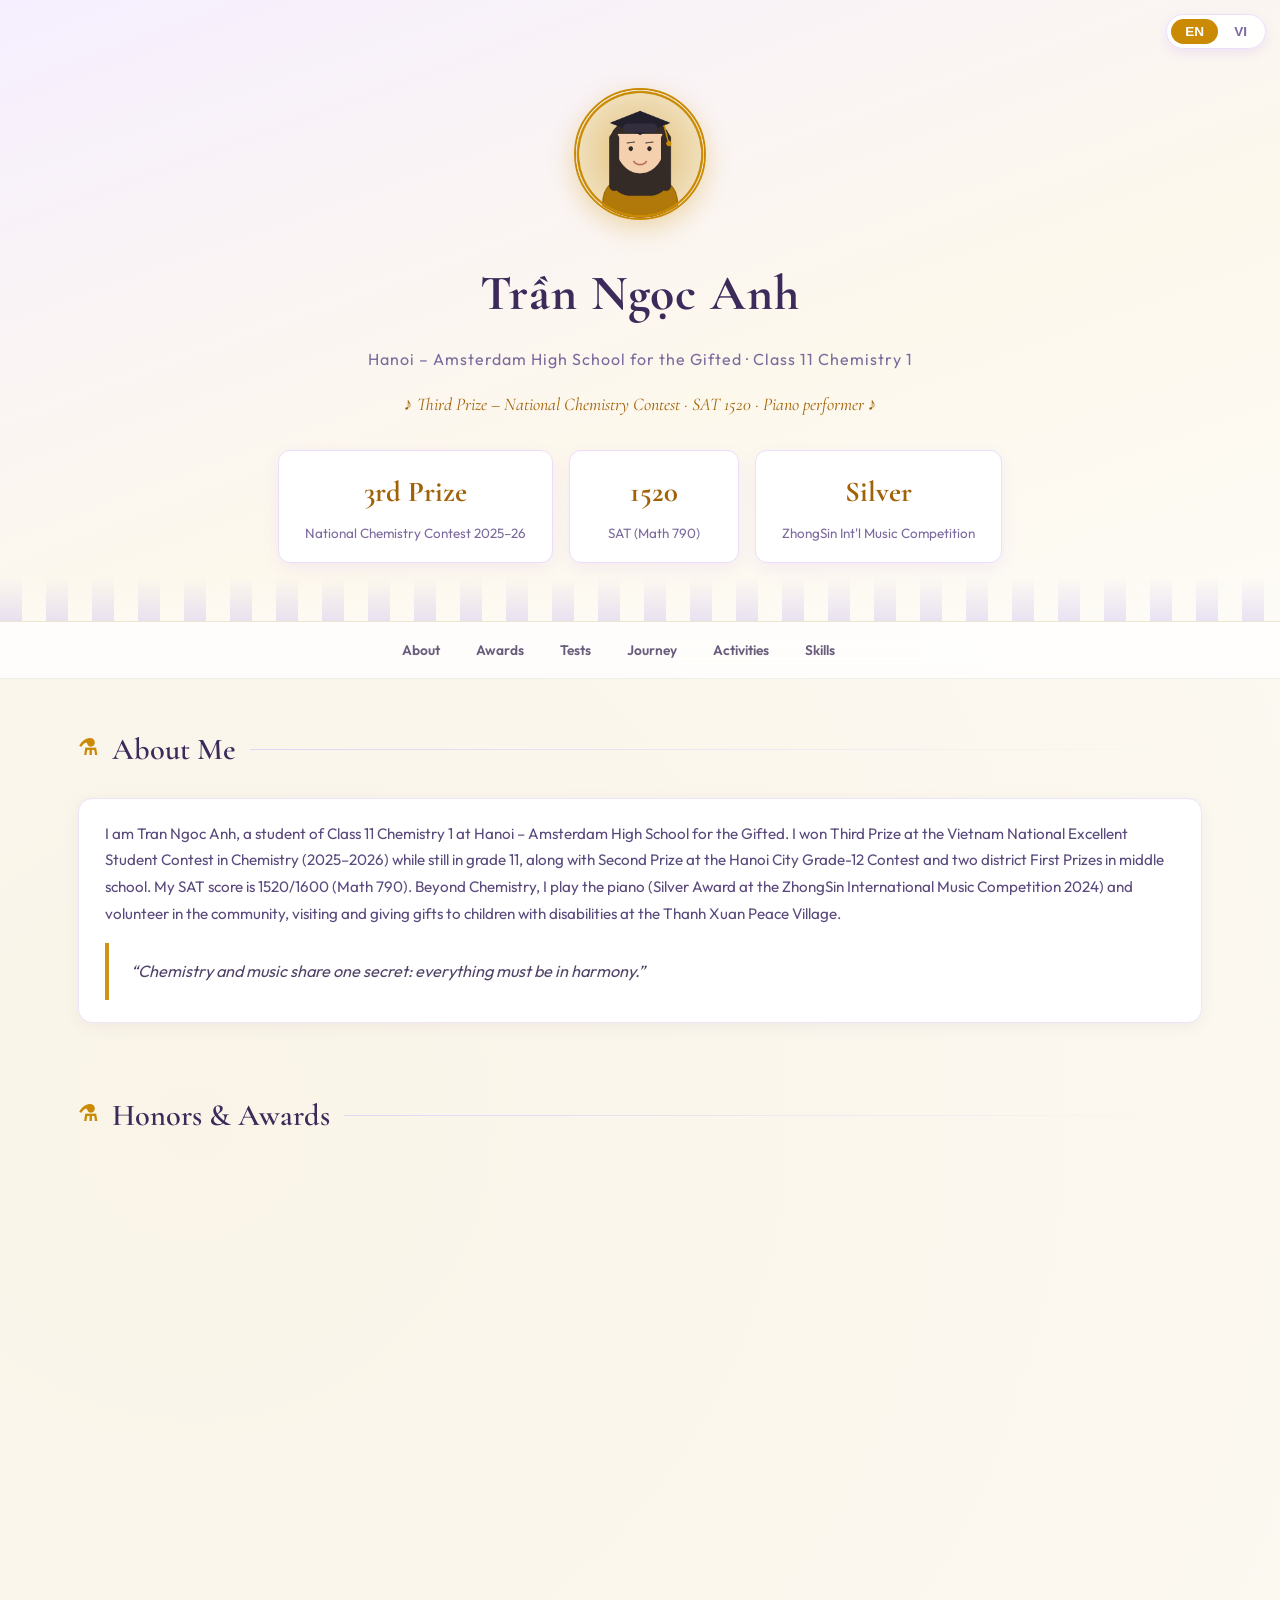
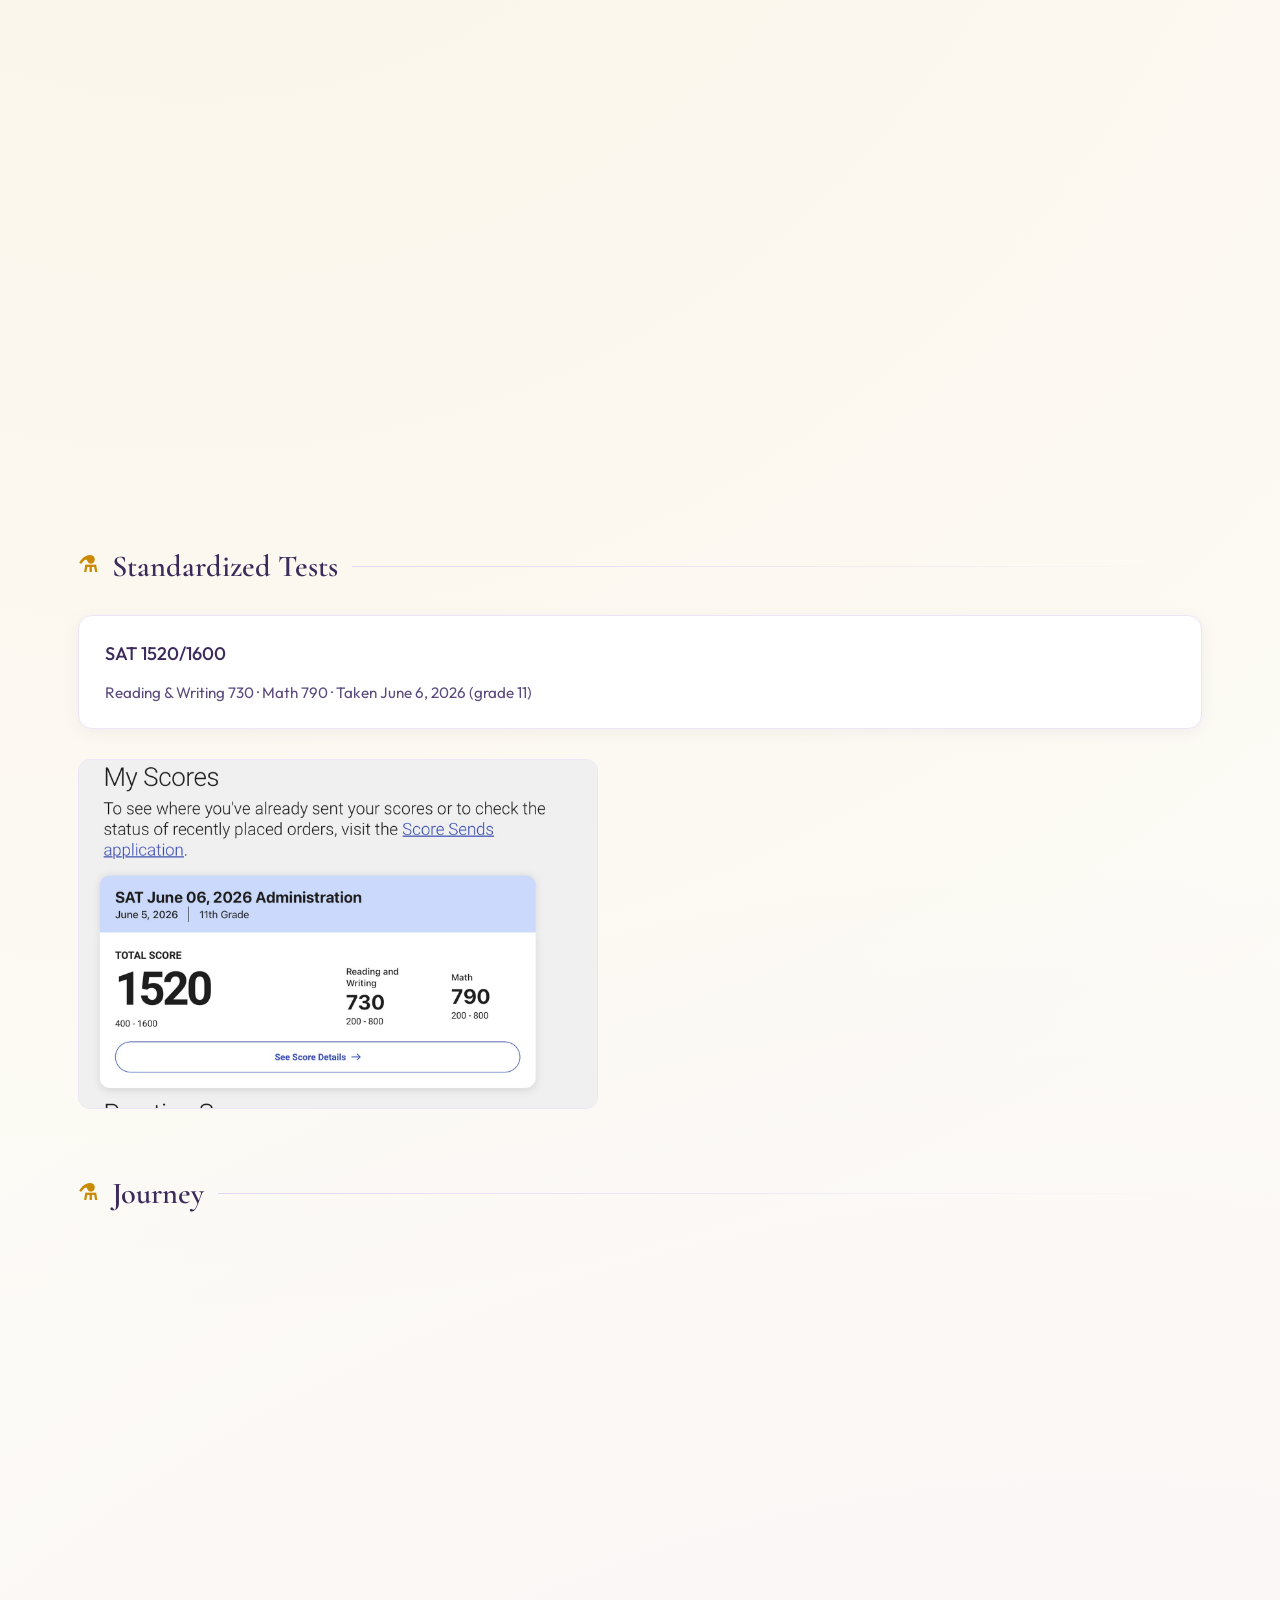
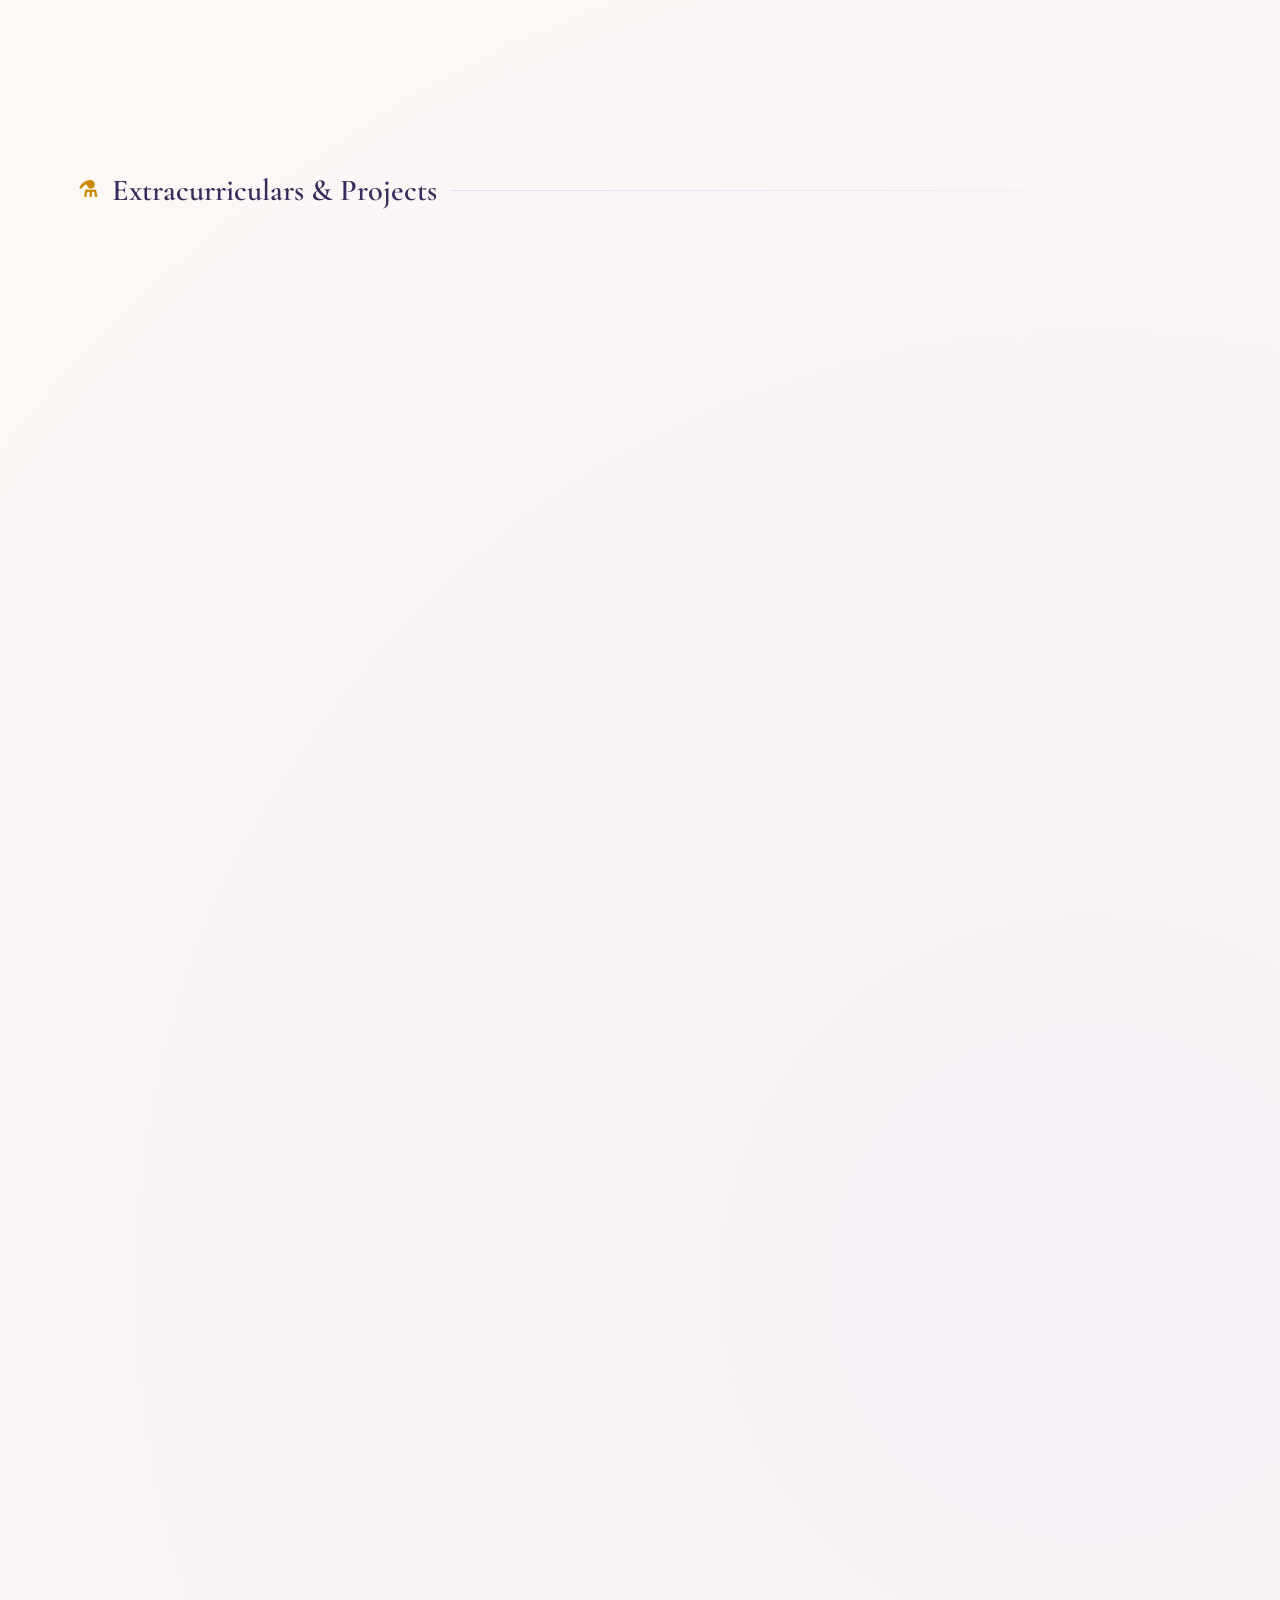
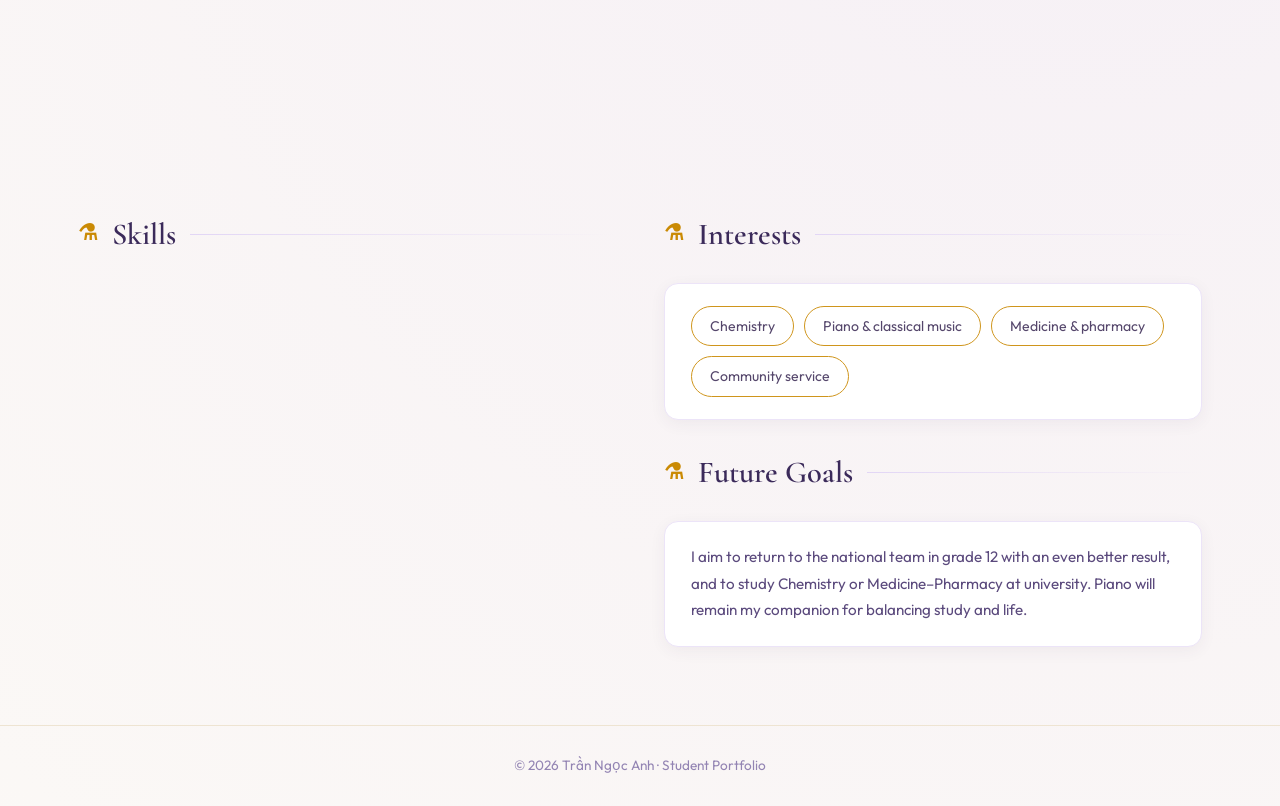
<file: index.html>
<!DOCTYPE html>
<html lang="vi">
<head>
<meta charset="utf-8">
<meta http-equiv="refresh" content="0; url=frontend/index.html">
<link rel="canonical" href="frontend/index.html">
<title>Trần Ngọc Anh – Portfolio</title>
</head>
<body>
<p>Trang đã chuyển tới <a href="frontend/index.html">frontend/index.html</a>.</p>
</body>
</html>
</file>
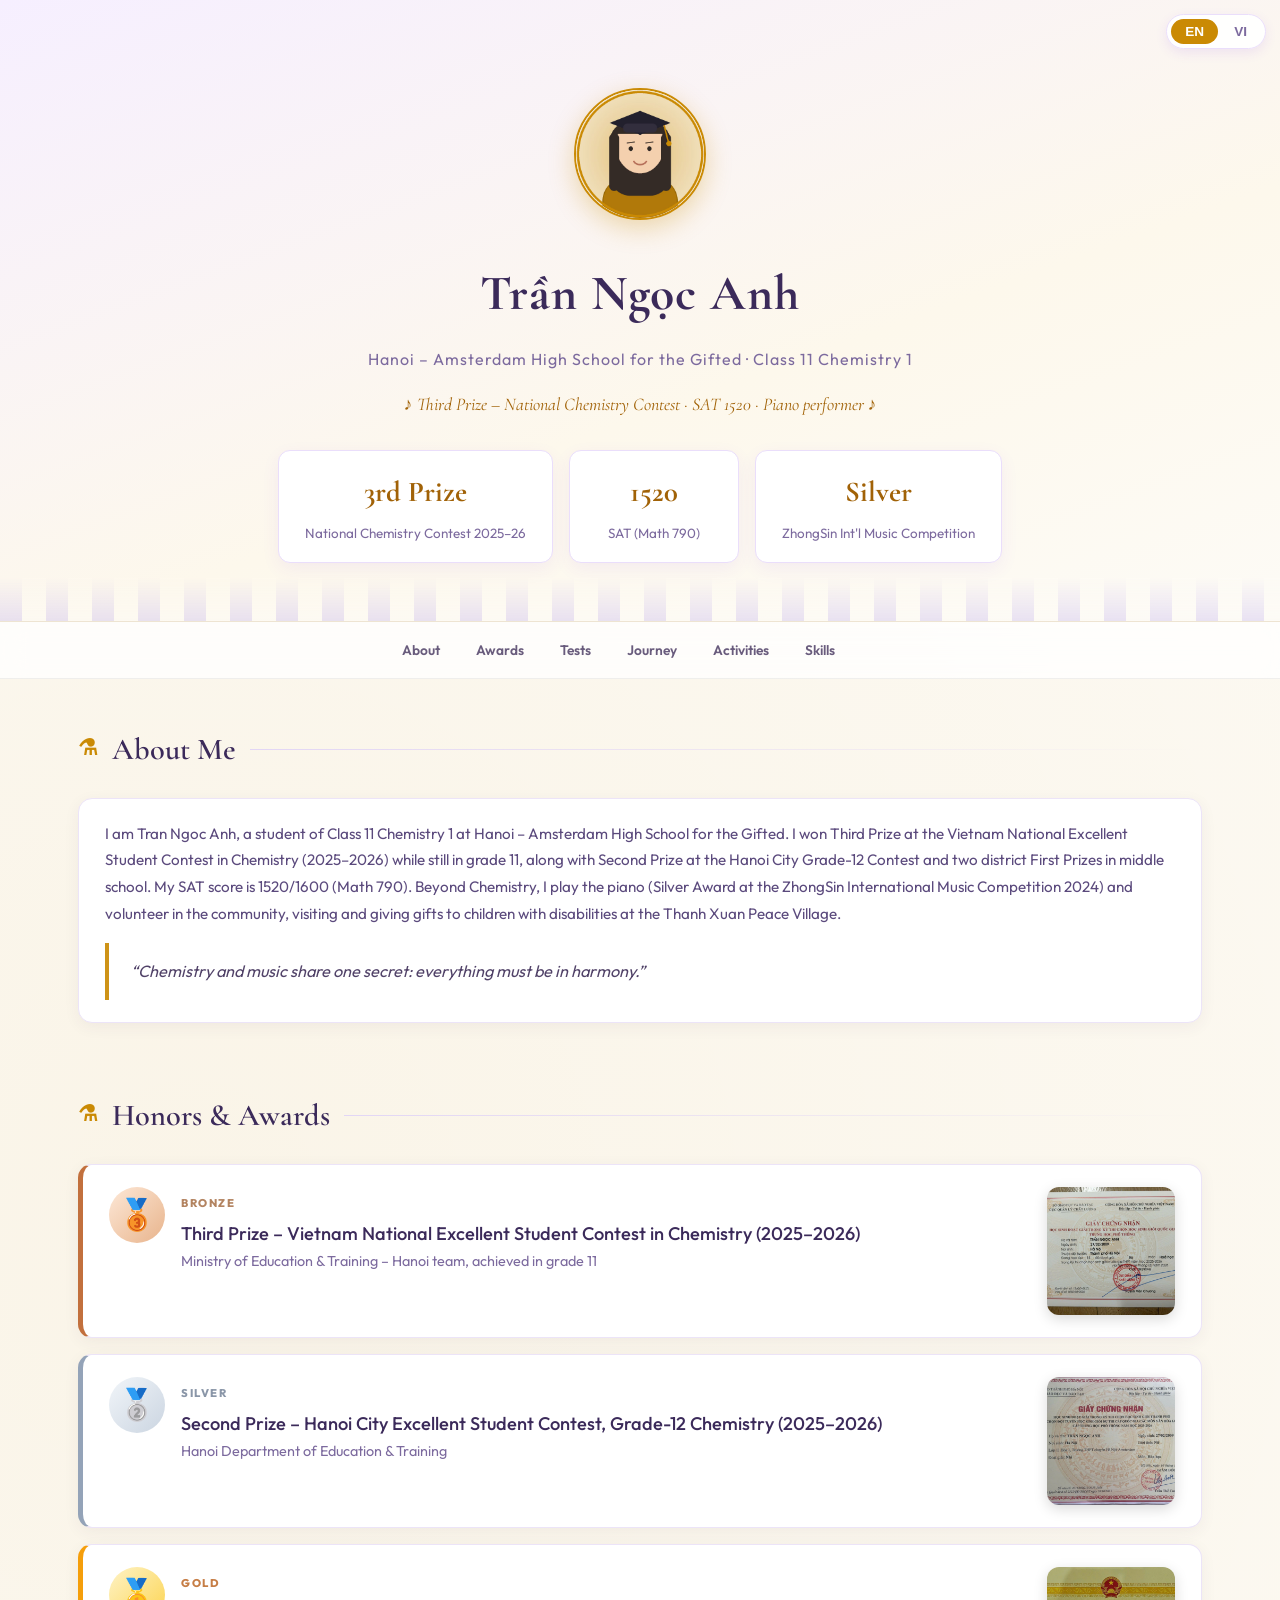
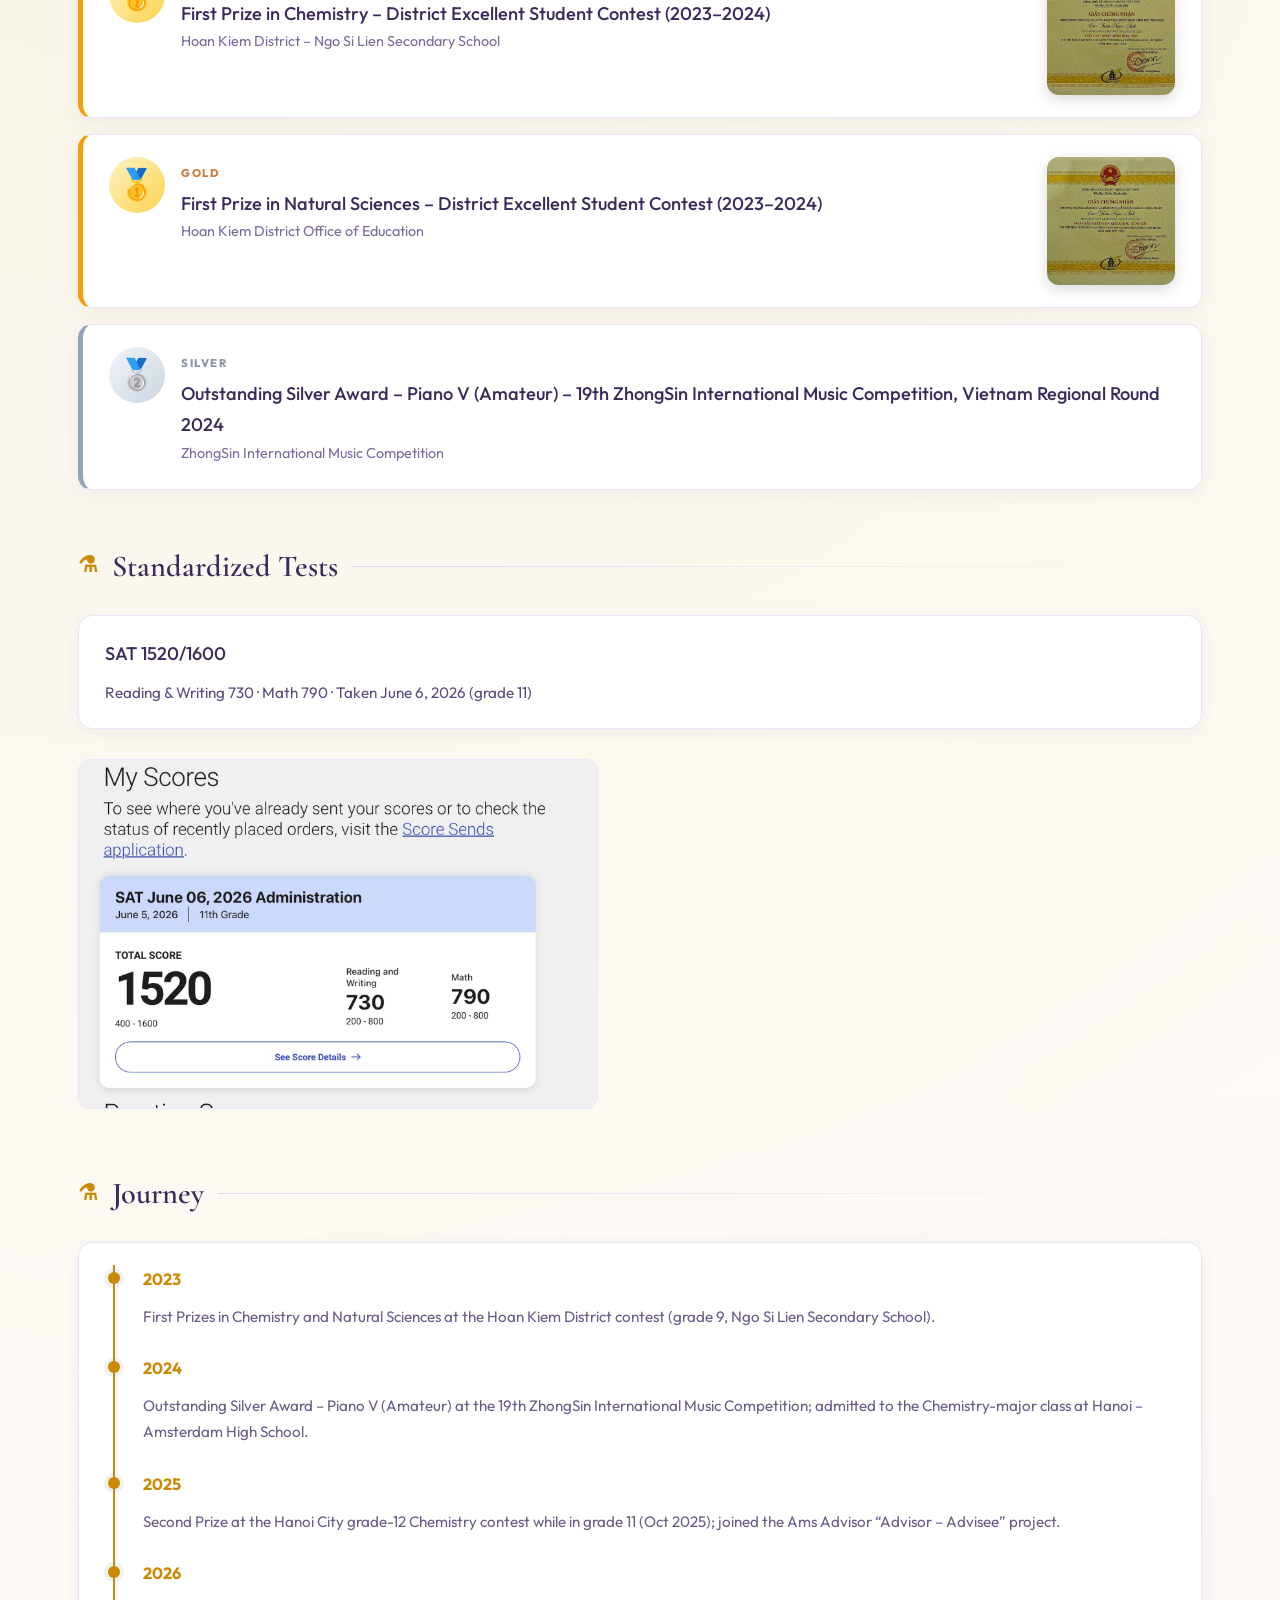
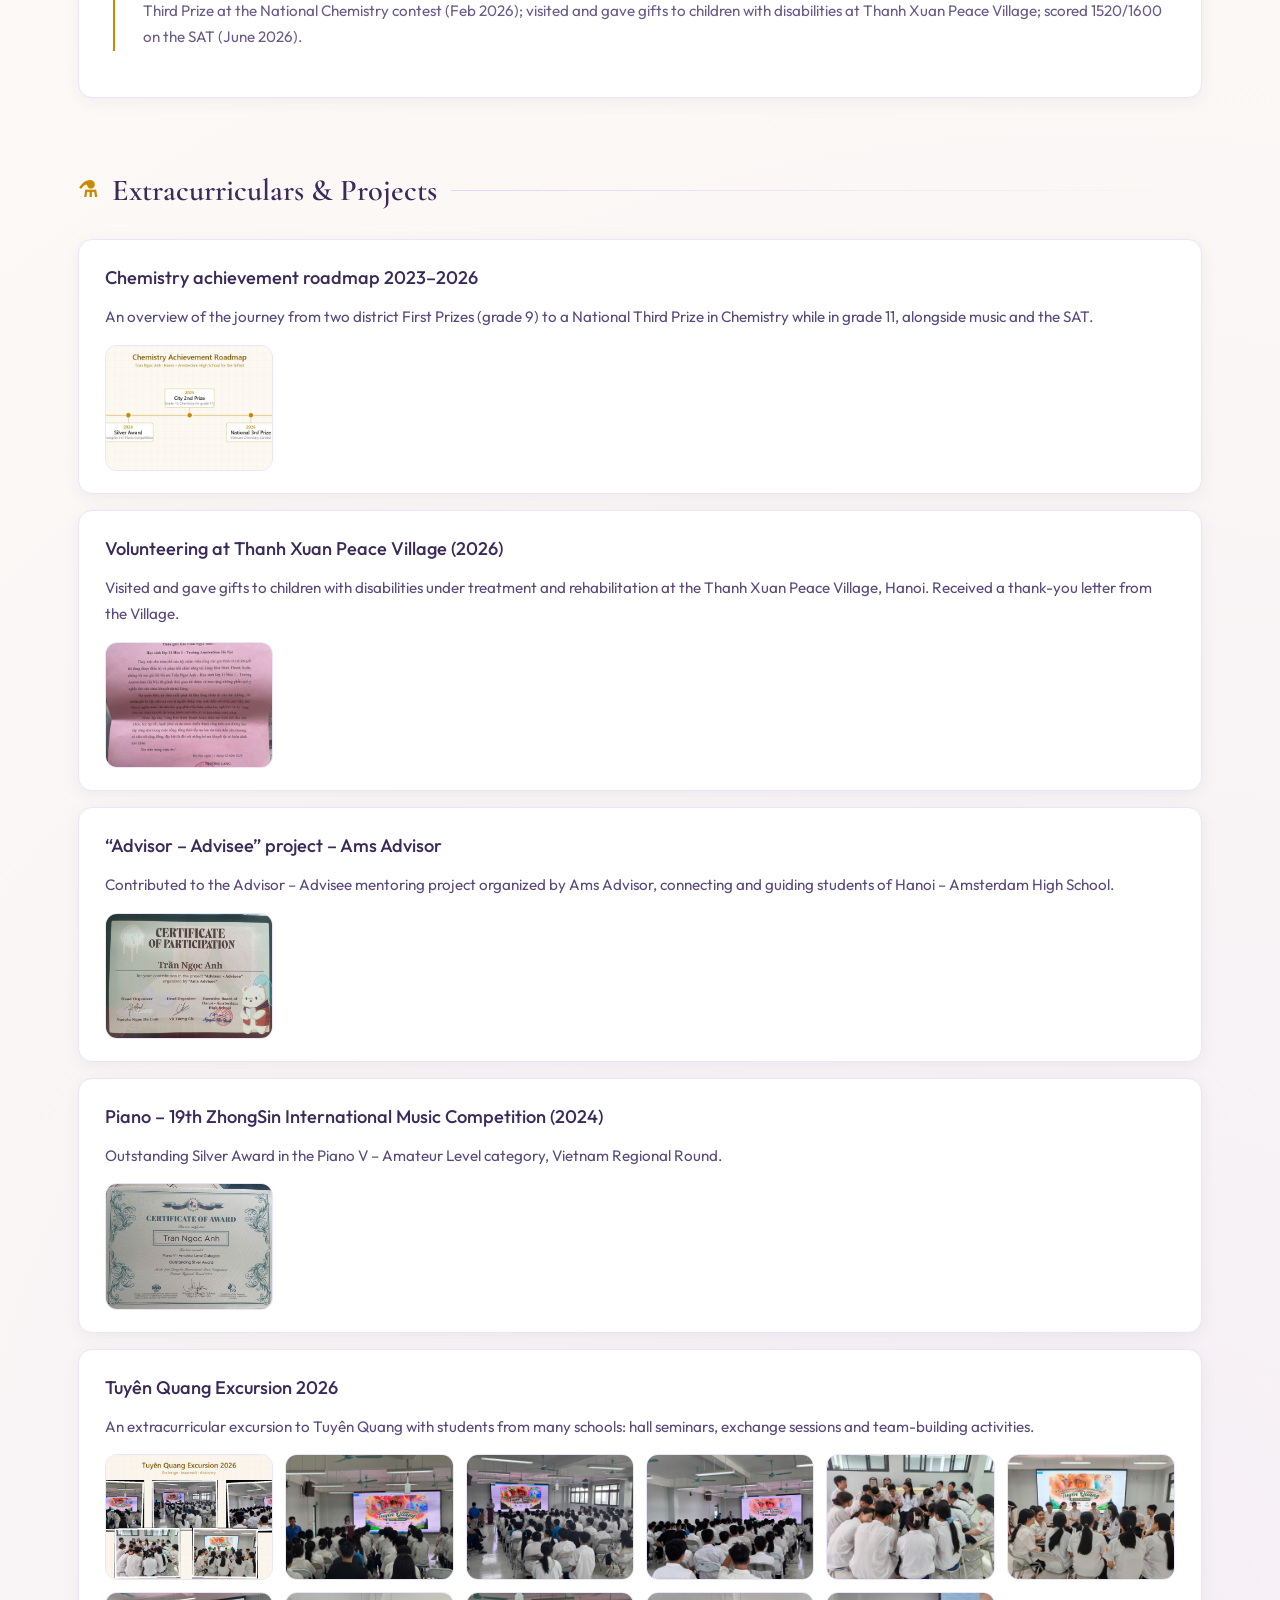
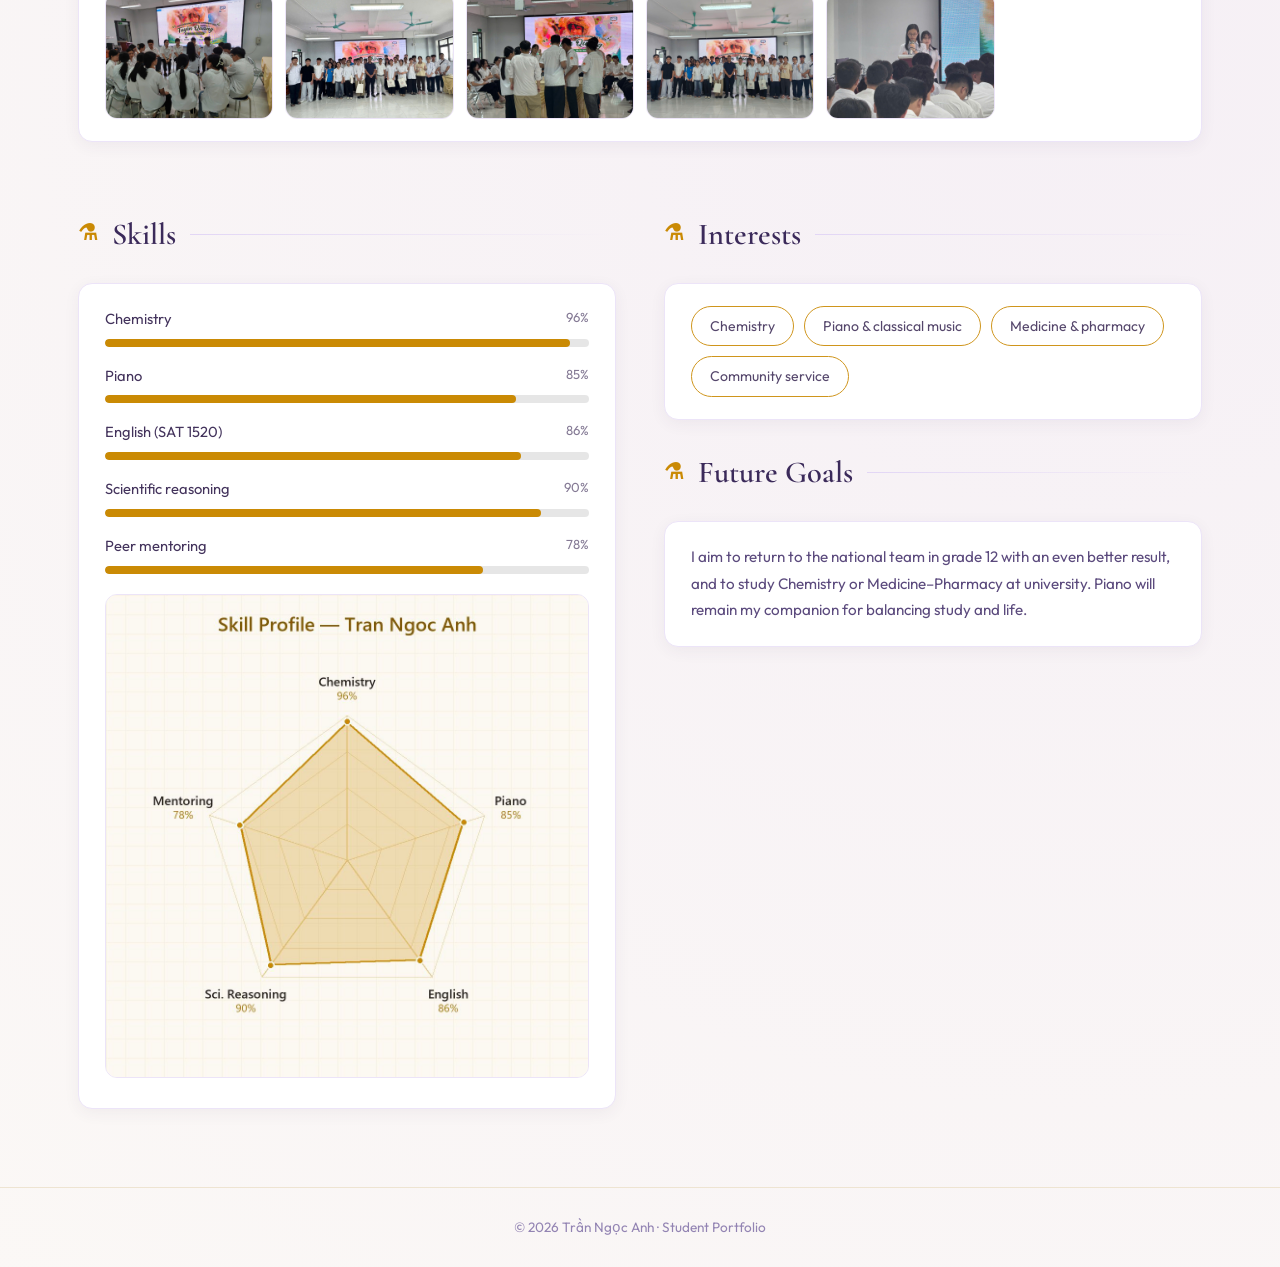
<file: frontend/index.html>
<!DOCTYPE html><html lang='en'><head><meta charset='utf-8'><meta name='viewport' content='width=device-width,initial-scale=1'><title>Trần Ngọc Anh – Portfolio</title><link rel='preconnect' href='https://fonts.googleapis.com'><link rel='preconnect' href='https://fonts.gstatic.com' crossorigin><link href='https://fonts.googleapis.com/css2?family=Cormorant+Garamond:ital,wght@0,500;0,600;0,700;1,500&family=Outfit:wght@300;400;500&display=swap' rel='stylesheet'><link rel='stylesheet' href='css/style.css'></head><body class='lay-center aw-list act-cards'><div class='lang-switch'><button class='lbtn' data-l='en'>EN</button><button class='lbtn' data-l='vi'>VI</button></div><div class='pane-vi' lang='vi'><header><div class='container'><img class='avatar' src='assets/img/avatar.jpg' alt='Trần Ngọc Anh'><h1>Trần Ngọc Anh</h1><div class='school'>THPT chuyên Hà Nội – Amsterdam · Lớp 11 Hóa 1</div><div class='tagline'>Giải Ba HSG Quốc gia Hóa học · SAT 1520 · Piano performer</div><div class='stats'><div class='stat'><b>Giải Ba</b><span>HSG Quốc gia Hóa học 2025–26</span></div><div class='stat'><b>1520</b><span>SAT (Math 790)</span></div><div class='stat'><b>Bạc</b><span>ZhongSin Int&#x27;l Music Competition</span></div></div></div></header><nav class='topnav'><a href='#about-vi'>Giới thiệu</a><a href='#awards-vi'>Thành tích</a><a href='#certs-vi'>Chứng chỉ</a><a href='#journey-vi'>Hành trình</a><a href='#activities-vi'>Hoạt động</a><a href='#skills-vi'>Kỹ năng</a></nav><main class='container'><section id='about-vi'><h2>Giới thiệu</h2><div class='card'><p style='margin-top:0'>Mình là Trần Ngọc Anh, học sinh lớp 11 Hóa 1, trường THPT chuyên Hà Nội – Amsterdam. Mình đạt Giải Ba kỳ thi chọn Học sinh giỏi Quốc gia môn Hóa học năm học 2025–2026 khi đang học lớp 11, cùng Giải Nhì HSG Thành phố lớp 12 và hai Giải Nhất cấp quận thời THCS. Mình đạt SAT 1520/1600 (Math 790). Ngoài Hóa học, mình chơi piano (giải Bạc cuộc thi âm nhạc quốc tế ZhongSin 2024) và tích cực tham gia hoạt động cộng đồng như thăm và tặng quà trẻ khuyết tật tại Làng Hòa Bình Thanh Xuân.</p><blockquote class='quote'>“Hóa học và âm nhạc giống nhau ở một điểm: mọi thứ đều phải hài hòa.”</blockquote></div></section><section id='awards-vi'><h2>Thành tích & Giải thưởng</h2><div class='awgrid'><div class='card award reveal rk-bronze'><div class='medal'>🥉</div><div class='awbody'><span class='rklab'>Đồng · Bronze</span><h3>Giải Ba kỳ thi chọn Học sinh giỏi Quốc gia THPT môn Hóa học (2025–2026)</h3><div class='org'>Bộ GD&amp;ĐT – đội tuyển TP Hà Nội, khi đang học lớp 11</div></div><a class='awthumb' href='assets/img/award-giai-ba-ky-thi-chon-hoc-sinh-gioi-quoc-gia-thpt-mo.jpg'><img src='assets/img/award-giai-ba-ky-thi-chon-hoc-sinh-gioi-quoc-gia-thpt-mo.jpg' alt='Giải Ba kỳ thi chọn Học sinh giỏi Quốc gia THPT môn Hóa học (2025–2026)' loading='lazy'></a></div><div class='card award reveal rk-silver'><div class='medal'>🥈</div><div class='awbody'><span class='rklab'>Bạc · Silver</span><h3>Giải Nhì kỳ thi chọn HSG Thành phố các môn văn hóa lớp 12 – môn Hóa học (2025–2026)</h3><div class='org'>Sở GD&amp;ĐT Hà Nội</div></div><a class='awthumb' href='assets/img/award-giai-nhi-ky-thi-chon-hsg-thanh-pho-cac-mon-van-hoa.jpg'><img src='assets/img/award-giai-nhi-ky-thi-chon-hsg-thanh-pho-cac-mon-van-hoa.jpg' alt='Giải Nhì kỳ thi chọn HSG Thành phố các môn văn hóa lớp 12 – môn Hóa học (2025–2026)' loading='lazy'></a></div><div class='card award reveal rk-gold'><div class='medal'>🥇</div><div class='awbody'><span class='rklab'>Vàng · Gold</span><h3>Giải Nhất môn Hóa học – kỳ thi HSG cấp quận (2023–2024)</h3><div class='org'>Phòng GD&amp;ĐT Quận Hoàn Kiếm – THCS Ngô Sĩ Liên</div></div><a class='awthumb' href='assets/img/award-giai-nhat-mon-hoa-hoc-ky-thi-hsg-cap-quan-2023-202.jpg'><img src='assets/img/award-giai-nhat-mon-hoa-hoc-ky-thi-hsg-cap-quan-2023-202.jpg' alt='Giải Nhất môn Hóa học – kỳ thi HSG cấp quận (2023–2024)' loading='lazy'></a></div><div class='card award reveal rk-gold'><div class='medal'>🥇</div><div class='awbody'><span class='rklab'>Vàng · Gold</span><h3>Giải Nhất môn Khoa học Tự nhiên – kỳ thi HSG cấp quận (2023–2024)</h3><div class='org'>Phòng GD&amp;ĐT Quận Hoàn Kiếm</div></div><a class='awthumb' href='assets/img/award-giai-nhat-mon-khoa-hoc-tu-nhien-ky-thi-hsg-cap-qua.jpg'><img src='assets/img/award-giai-nhat-mon-khoa-hoc-tu-nhien-ky-thi-hsg-cap-qua.jpg' alt='Giải Nhất môn Khoa học Tự nhiên – kỳ thi HSG cấp quận (2023–2024)' loading='lazy'></a></div><div class='card award reveal rk-silver'><div class='medal'>🥈</div><div class='awbody'><span class='rklab'>Bạc · Silver</span><h3>Outstanding Silver Award – Piano V (Amateur) – 19th ZhongSin International Music Competition, Vietnam Regional Round 2024</h3><div class='org'>ZhongSin International Music Competition</div></div></div></div></section><section id='certs-vi'><h2>Chứng chỉ chuẩn hóa</h2><div class='certgrid'><div class='card'><h3>SAT 1520/1600</h3><p>Reading &amp; Writing 730 · Math 790 · Kỳ thi 06/06/2026 (lớp 11)</p></div></div><img class='certimg' src='assets/img/sat-score.jpg' alt='SAT score'></section><section id='journey-vi'><h2>Hành trình</h2><div class='card reveal'><div class='tl'><div class='tl-item'><span class='tl-year'>2023</span><p>Giải Nhất môn Hóa học và giải Nhất môn Khoa học Tự nhiên kỳ thi HSG Quận Hoàn Kiếm (lớp 9, THCS Ngô Sĩ Liên).</p></div><div class='tl-item'><span class='tl-year'>2024</span><p>Outstanding Silver Award – Piano V (Amateur) tại 19th ZhongSin International Music Competition; trúng tuyển lớp chuyên Hóa, THPT chuyên Hà Nội – Amsterdam.</p></div><div class='tl-item'><span class='tl-year'>2025</span><p>Giải Nhì kỳ thi HSG Thành phố lớp 12 môn Hóa học khi đang học lớp 11 (10/2025); tham gia dự án Advisor – Advisee của Ams Advisor.</p></div><div class='tl-item'><span class='tl-year'>2026</span><p>Giải Ba kỳ thi chọn HSG Quốc gia môn Hóa học (02/2026); thăm và tặng quà trẻ khuyết tật tại Làng Hòa Bình Thanh Xuân; SAT 1520/1600 (06/2026).</p></div></div></div></section><section id='activities-vi'><h2>Hoạt động ngoại khóa & Dự án</h2><div class='actwrap'><div class='card reveal'><h3>Lộ trình thành tích Hóa học 2023–2026</h3><p>Tổng quan chặng đường từ hai giải Nhất cấp quận (lớp 9) tới Giải Ba Học sinh giỏi Quốc gia môn Hóa học khi đang học lớp 11, song song với âm nhạc và SAT.</p><div class='gallery'><a href='assets/img/act0-0.jpg'><img src='assets/img/act0-0.jpg' alt='Lộ trình thành tích Hóa học 2023–2026' loading='lazy'></a></div></div><div class='card reveal'><h3>Thiện nguyện tại Làng Hòa Bình Thanh Xuân (2026)</h3><p>Thăm hỏi và trao quà cho trẻ khuyết tật đang điều trị, phục hồi chức năng tại Làng Hòa Bình Thanh Xuân, Hà Nội. Được Làng gửi Thư cảm ơn ghi nhận tấm lòng nhân ái.</p><div class='gallery'><a href='assets/img/act1-0.jpg'><img src='assets/img/act1-0.jpg' alt='Thiện nguyện tại Làng Hòa Bình Thanh Xuân (2026)' loading='lazy'></a></div></div><div class='card reveal'><h3>Dự án “Advisor – Advisee” – Ams Advisor</h3><p>Tham gia đóng góp cho dự án Advisor – Advisee do Ams Advisor tổ chức, hỗ trợ kết nối và định hướng cho học sinh trường THPT chuyên Hà Nội – Amsterdam.</p><div class='gallery'><a href='assets/img/act2-0.jpg'><img src='assets/img/act2-0.jpg' alt='Dự án “Advisor – Advisee” – Ams Advisor' loading='lazy'></a></div></div><div class='card reveal'><h3>Piano – 19th ZhongSin International Music Competition (2024)</h3><p>Outstanding Silver Award hạng mục Piano V – Amateur Level, vòng khu vực Việt Nam.</p><div class='gallery'><a href='assets/img/act3-0.jpg'><img src='assets/img/act3-0.jpg' alt='Piano – 19th ZhongSin International Music Competition (2024)' loading='lazy'></a></div></div><div class='card reveal'><h3>Trải nghiệm ngoại khóa Tuyên Quang 2026</h3><p>Chuyến trải nghiệm ngoại khóa tại Tuyên Quang cùng học sinh nhiều trường: sinh hoạt chuyên đề tại hội trường, giao lưu và các hoạt động làm việc nhóm.</p><div class='gallery'><a href='assets/img/act4-0.jpg'><img src='assets/img/act4-0.jpg' alt='Trải nghiệm ngoại khóa Tuyên Quang 2026' loading='lazy'></a><a href='assets/img/act4-1.jpg'><img src='assets/img/act4-1.jpg' alt='Trải nghiệm ngoại khóa Tuyên Quang 2026' loading='lazy'></a><a href='assets/img/act4-2.jpg'><img src='assets/img/act4-2.jpg' alt='Trải nghiệm ngoại khóa Tuyên Quang 2026' loading='lazy'></a><a href='assets/img/act4-3.jpg'><img src='assets/img/act4-3.jpg' alt='Trải nghiệm ngoại khóa Tuyên Quang 2026' loading='lazy'></a><a href='assets/img/act4-4.jpg'><img src='assets/img/act4-4.jpg' alt='Trải nghiệm ngoại khóa Tuyên Quang 2026' loading='lazy'></a><a href='assets/img/act4-5.jpg'><img src='assets/img/act4-5.jpg' alt='Trải nghiệm ngoại khóa Tuyên Quang 2026' loading='lazy'></a><a href='assets/img/act4-6.jpg'><img src='assets/img/act4-6.jpg' alt='Trải nghiệm ngoại khóa Tuyên Quang 2026' loading='lazy'></a><a href='assets/img/act4-7.jpg'><img src='assets/img/act4-7.jpg' alt='Trải nghiệm ngoại khóa Tuyên Quang 2026' loading='lazy'></a><a href='assets/img/act4-8.jpg'><img src='assets/img/act4-8.jpg' alt='Trải nghiệm ngoại khóa Tuyên Quang 2026' loading='lazy'></a><a href='assets/img/act4-9.jpg'><img src='assets/img/act4-9.jpg' alt='Trải nghiệm ngoại khóa Tuyên Quang 2026' loading='lazy'></a><a href='assets/img/act4-10.jpg'><img src='assets/img/act4-10.jpg' alt='Trải nghiệm ngoại khóa Tuyên Quang 2026' loading='lazy'></a></div></div></div></section><div class='twocol'><section id='skills-vi'><h2>Kỹ năng</h2><div class='card reveal'><div class='skillgrid' style='grid-template-columns:1fr'><div class='skill'><span>Hóa học<em>96%</em></span><div class='bar'><i style='width:96%'></i></div></div><div class='skill'><span>Piano<em>85%</em></span><div class='bar'><i style='width:85%'></i></div></div><div class='skill'><span>Tiếng Anh (SAT 1520)<em>86%</em></span><div class='bar'><i style='width:86%'></i></div></div><div class='skill'><span>Tư duy khoa học tự nhiên<em>90%</em></span><div class='bar'><i style='width:90%'></i></div></div><div class='skill'><span>Cố vấn đồng trang lứa<em>78%</em></span><div class='bar'><i style='width:78%'></i></div></div></div><a href='assets/img/skill-radar.jpg'><img class='certimg' style='max-width:100%;margin-top:20px' src='assets/img/skill-radar.jpg' alt='skill radar' loading='lazy'></a></div></section><section><h2>Sở thích & Quan tâm</h2><div class='card'><div class='chips'><span>Hóa học</span><span>Piano &amp; âm nhạc cổ điển</span><span>Y – dược</span><span>Hoạt động cộng đồng</span></div></div><h2 style='margin-top:26px'>Định hướng tương lai</h2><div class='card'><p style='margin-top:0'>Mình đặt mục tiêu vào đội tuyển thi HSG Quốc gia năm lớp 12 với thành tích cao hơn, và theo đuổi ngành Hóa học hoặc Y – Dược ở bậc đại học. Piano vẫn sẽ là người bạn đồng hành giúp mình cân bằng giữa học tập và cuộc sống.</p></div></section></div></main><footer>© 2026 Trần Ngọc Anh · Portfolio học sinh</footer></div><div class='pane-en' lang='en'><header><div class='container'><img class='avatar' src='assets/img/avatar.jpg' alt='Trần Ngọc Anh'><h1>Trần Ngọc Anh</h1><div class='school'>Hanoi – Amsterdam High School for the Gifted · Class 11 Chemistry 1</div><div class='tagline'>Third Prize – National Chemistry Contest · SAT 1520 · Piano performer</div><div class='stats'><div class='stat'><b>3rd Prize</b><span>National Chemistry Contest 2025–26</span></div><div class='stat'><b>1520</b><span>SAT (Math 790)</span></div><div class='stat'><b>Silver</b><span>ZhongSin Int&#x27;l Music Competition</span></div></div></div></header><nav class='topnav'><a href='#about-en'>About</a><a href='#awards-en'>Awards</a><a href='#certs-en'>Tests</a><a href='#journey-en'>Journey</a><a href='#activities-en'>Activities</a><a href='#skills-en'>Skills</a></nav><main class='container'><section id='about-en'><h2>About Me</h2><div class='card'><p style='margin-top:0'>I am Tran Ngoc Anh, a student of Class 11 Chemistry 1 at Hanoi – Amsterdam High School for the Gifted. I won Third Prize at the Vietnam National Excellent Student Contest in Chemistry (2025–2026) while still in grade 11, along with Second Prize at the Hanoi City Grade-12 Contest and two district First Prizes in middle school. My SAT score is 1520/1600 (Math 790). Beyond Chemistry, I play the piano (Silver Award at the ZhongSin International Music Competition 2024) and volunteer in the community, visiting and giving gifts to children with disabilities at the Thanh Xuan Peace Village.</p><blockquote class='quote'>“Chemistry and music share one secret: everything must be in harmony.”</blockquote></div></section><section id='awards-en'><h2>Honors & Awards</h2><div class='awgrid'><div class='card award reveal rk-bronze'><div class='medal'>🥉</div><div class='awbody'><span class='rklab'>Bronze</span><h3>Third Prize – Vietnam National Excellent Student Contest in Chemistry (2025–2026)</h3><div class='org'>Ministry of Education &amp; Training – Hanoi team, achieved in grade 11</div></div><a class='awthumb' href='assets/img/award-giai-ba-ky-thi-chon-hoc-sinh-gioi-quoc-gia-thpt-mo.jpg'><img src='assets/img/award-giai-ba-ky-thi-chon-hoc-sinh-gioi-quoc-gia-thpt-mo.jpg' alt='Third Prize – Vietnam National Excellent Student Contest in Chemistry (2025–2026)' loading='lazy'></a></div><div class='card award reveal rk-silver'><div class='medal'>🥈</div><div class='awbody'><span class='rklab'>Silver</span><h3>Second Prize – Hanoi City Excellent Student Contest, Grade-12 Chemistry (2025–2026)</h3><div class='org'>Hanoi Department of Education &amp; Training</div></div><a class='awthumb' href='assets/img/award-giai-nhi-ky-thi-chon-hsg-thanh-pho-cac-mon-van-hoa.jpg'><img src='assets/img/award-giai-nhi-ky-thi-chon-hsg-thanh-pho-cac-mon-van-hoa.jpg' alt='Second Prize – Hanoi City Excellent Student Contest, Grade-12 Chemistry (2025–2026)' loading='lazy'></a></div><div class='card award reveal rk-gold'><div class='medal'>🥇</div><div class='awbody'><span class='rklab'>Gold</span><h3>First Prize in Chemistry – District Excellent Student Contest (2023–2024)</h3><div class='org'>Hoan Kiem District – Ngo Si Lien Secondary School</div></div><a class='awthumb' href='assets/img/award-giai-nhat-mon-hoa-hoc-ky-thi-hsg-cap-quan-2023-202.jpg'><img src='assets/img/award-giai-nhat-mon-hoa-hoc-ky-thi-hsg-cap-quan-2023-202.jpg' alt='First Prize in Chemistry – District Excellent Student Contest (2023–2024)' loading='lazy'></a></div><div class='card award reveal rk-gold'><div class='medal'>🥇</div><div class='awbody'><span class='rklab'>Gold</span><h3>First Prize in Natural Sciences – District Excellent Student Contest (2023–2024)</h3><div class='org'>Hoan Kiem District Office of Education</div></div><a class='awthumb' href='assets/img/award-giai-nhat-mon-khoa-hoc-tu-nhien-ky-thi-hsg-cap-qua.jpg'><img src='assets/img/award-giai-nhat-mon-khoa-hoc-tu-nhien-ky-thi-hsg-cap-qua.jpg' alt='First Prize in Natural Sciences – District Excellent Student Contest (2023–2024)' loading='lazy'></a></div><div class='card award reveal rk-silver'><div class='medal'>🥈</div><div class='awbody'><span class='rklab'>Silver</span><h3>Outstanding Silver Award – Piano V (Amateur) – 19th ZhongSin International Music Competition, Vietnam Regional Round 2024</h3><div class='org'>ZhongSin International Music Competition</div></div></div></div></section><section id='certs-en'><h2>Standardized Tests</h2><div class='certgrid'><div class='card'><h3>SAT 1520/1600</h3><p>Reading &amp; Writing 730 · Math 790 · Taken June 6, 2026 (grade 11)</p></div></div><img class='certimg' src='assets/img/sat-score.jpg' alt='SAT score'></section><section id='journey-en'><h2>Journey</h2><div class='card reveal'><div class='tl'><div class='tl-item'><span class='tl-year'>2023</span><p>First Prizes in Chemistry and Natural Sciences at the Hoan Kiem District contest (grade 9, Ngo Si Lien Secondary School).</p></div><div class='tl-item'><span class='tl-year'>2024</span><p>Outstanding Silver Award – Piano V (Amateur) at the 19th ZhongSin International Music Competition; admitted to the Chemistry-major class at Hanoi – Amsterdam High School.</p></div><div class='tl-item'><span class='tl-year'>2025</span><p>Second Prize at the Hanoi City grade-12 Chemistry contest while in grade 11 (Oct 2025); joined the Ams Advisor “Advisor – Advisee” project.</p></div><div class='tl-item'><span class='tl-year'>2026</span><p>Third Prize at the National Chemistry contest (Feb 2026); visited and gave gifts to children with disabilities at Thanh Xuan Peace Village; scored 1520/1600 on the SAT (June 2026).</p></div></div></div></section><section id='activities-en'><h2>Extracurriculars & Projects</h2><div class='actwrap'><div class='card reveal'><h3>Chemistry achievement roadmap 2023–2026</h3><p>An overview of the journey from two district First Prizes (grade 9) to a National Third Prize in Chemistry while in grade 11, alongside music and the SAT.</p><div class='gallery'><a href='assets/img/act0-0.jpg'><img src='assets/img/act0-0.jpg' alt='Chemistry achievement roadmap 2023–2026' loading='lazy'></a></div></div><div class='card reveal'><h3>Volunteering at Thanh Xuan Peace Village (2026)</h3><p>Visited and gave gifts to children with disabilities under treatment and rehabilitation at the Thanh Xuan Peace Village, Hanoi. Received a thank-you letter from the Village.</p><div class='gallery'><a href='assets/img/act1-0.jpg'><img src='assets/img/act1-0.jpg' alt='Volunteering at Thanh Xuan Peace Village (2026)' loading='lazy'></a></div></div><div class='card reveal'><h3>“Advisor – Advisee” project – Ams Advisor</h3><p>Contributed to the Advisor – Advisee mentoring project organized by Ams Advisor, connecting and guiding students of Hanoi – Amsterdam High School.</p><div class='gallery'><a href='assets/img/act2-0.jpg'><img src='assets/img/act2-0.jpg' alt='“Advisor – Advisee” project – Ams Advisor' loading='lazy'></a></div></div><div class='card reveal'><h3>Piano – 19th ZhongSin International Music Competition (2024)</h3><p>Outstanding Silver Award in the Piano V – Amateur Level category, Vietnam Regional Round.</p><div class='gallery'><a href='assets/img/act3-0.jpg'><img src='assets/img/act3-0.jpg' alt='Piano – 19th ZhongSin International Music Competition (2024)' loading='lazy'></a></div></div><div class='card reveal'><h3>Tuyên Quang Excursion 2026</h3><p>An extracurricular excursion to Tuyên Quang with students from many schools: hall seminars, exchange sessions and team-building activities.</p><div class='gallery'><a href='assets/img/act4-0.jpg'><img src='assets/img/act4-0.jpg' alt='Tuyên Quang Excursion 2026' loading='lazy'></a><a href='assets/img/act4-1.jpg'><img src='assets/img/act4-1.jpg' alt='Tuyên Quang Excursion 2026' loading='lazy'></a><a href='assets/img/act4-2.jpg'><img src='assets/img/act4-2.jpg' alt='Tuyên Quang Excursion 2026' loading='lazy'></a><a href='assets/img/act4-3.jpg'><img src='assets/img/act4-3.jpg' alt='Tuyên Quang Excursion 2026' loading='lazy'></a><a href='assets/img/act4-4.jpg'><img src='assets/img/act4-4.jpg' alt='Tuyên Quang Excursion 2026' loading='lazy'></a><a href='assets/img/act4-5.jpg'><img src='assets/img/act4-5.jpg' alt='Tuyên Quang Excursion 2026' loading='lazy'></a><a href='assets/img/act4-6.jpg'><img src='assets/img/act4-6.jpg' alt='Tuyên Quang Excursion 2026' loading='lazy'></a><a href='assets/img/act4-7.jpg'><img src='assets/img/act4-7.jpg' alt='Tuyên Quang Excursion 2026' loading='lazy'></a><a href='assets/img/act4-8.jpg'><img src='assets/img/act4-8.jpg' alt='Tuyên Quang Excursion 2026' loading='lazy'></a><a href='assets/img/act4-9.jpg'><img src='assets/img/act4-9.jpg' alt='Tuyên Quang Excursion 2026' loading='lazy'></a><a href='assets/img/act4-10.jpg'><img src='assets/img/act4-10.jpg' alt='Tuyên Quang Excursion 2026' loading='lazy'></a></div></div></div></section><div class='twocol'><section id='skills-en'><h2>Skills</h2><div class='card reveal'><div class='skillgrid' style='grid-template-columns:1fr'><div class='skill'><span>Chemistry<em>96%</em></span><div class='bar'><i style='width:96%'></i></div></div><div class='skill'><span>Piano<em>85%</em></span><div class='bar'><i style='width:85%'></i></div></div><div class='skill'><span>English (SAT 1520)<em>86%</em></span><div class='bar'><i style='width:86%'></i></div></div><div class='skill'><span>Scientific reasoning<em>90%</em></span><div class='bar'><i style='width:90%'></i></div></div><div class='skill'><span>Peer mentoring<em>78%</em></span><div class='bar'><i style='width:78%'></i></div></div></div><a href='assets/img/skill-radar.jpg'><img class='certimg' style='max-width:100%;margin-top:20px' src='assets/img/skill-radar.jpg' alt='skill radar' loading='lazy'></a></div></section><section><h2>Interests</h2><div class='card'><div class='chips'><span>Chemistry</span><span>Piano &amp; classical music</span><span>Medicine &amp; pharmacy</span><span>Community service</span></div></div><h2 style='margin-top:26px'>Future Goals</h2><div class='card'><p style='margin-top:0'>I aim to return to the national team in grade 12 with an even better result, and to study Chemistry or Medicine–Pharmacy at university. Piano will remain my companion for balancing study and life.</p></div></section></div></main><footer>© 2026 Trần Ngọc Anh · Student Portfolio</footer></div><script src='js/script.js' defer></script></body></html>
</file>
<file: frontend/css/style.css>
:root{--acc:#ca8a04}
*{margin:0;padding:0;box-sizing:border-box}
img{max-width:100%}
.container{max-width:1180px;margin:0 auto;padding:0 28px}
.skillgrid{display:grid;grid-template-columns:repeat(auto-fit,minmax(320px,1fr));gap:16px 40px}
.skill span{font-size:.92rem;display:flex;justify-content:space-between}
.skill em{font-style:normal;opacity:.65;font-size:.82rem}
.bar{height:8px;border-radius:99px;background:rgba(128,128,128,.2);margin-top:7px;overflow:hidden}
.bar i{display:block;height:100%;border-radius:99px;background:var(--acc);animation:grow 1.2s ease}
@keyframes grow{from{width:0}}
.chips{display:flex;flex-wrap:wrap;gap:10px}
.chips span{padding:7px 18px;border-radius:999px;border:1px solid var(--acc);font-size:.88rem;opacity:.9}
.tl{position:relative;margin-left:8px;padding-left:28px;border-left:2px solid var(--acc)}
.tl-item{position:relative;margin-bottom:24px}
.tl-item::before{content:"";position:absolute;left:-35px;top:7px;width:12px;height:12px;border-radius:50%;background:var(--acc);box-shadow:0 0 0 4px rgba(128,128,128,.12)}
.tl-year{font-weight:700;color:var(--acc);font-size:1.02rem}
.tl-item p{margin-top:4px;font-size:.95rem;opacity:.9}
.quote{margin-top:16px;padding:14px 22px;border-left:4px solid var(--acc);font-style:italic;opacity:.92;font-size:1.02rem}
.twocol{display:grid;grid-template-columns:1fr 1fr;gap:0 48px}
@media(max-width:860px){.twocol{grid-template-columns:1fr}}
.topnav{position:sticky;top:0;z-index:60;display:flex;gap:6px;justify-content:center;flex-wrap:wrap;
 padding:10px 60px 10px 16px;background:rgba(255,255,255,.78);backdrop-filter:blur(12px);border-bottom:1px solid rgba(0,0,0,.06)}
.topnav a{padding:6px 15px;border-radius:999px;font-size:.86rem;font-weight:600;color:inherit;text-decoration:none;opacity:.8}
.topnav a:hover{background:var(--acc);color:#fff;opacity:1}
.awgrid{display:grid;grid-template-columns:repeat(auto-fit,minmax(430px,1fr));gap:16px}
@media(max-width:520px){.awgrid{grid-template-columns:1fr}}
.award{display:flex;gap:16px;align-items:flex-start;border-left:5px solid var(--acc) !important;margin-bottom:0 !important}
.medal{font-size:1.9rem;width:56px;height:56px;flex:0 0 56px;display:flex;align-items:center;justify-content:center;border-radius:50%;background:rgba(128,128,128,.1)}
.rk-gold{border-left-color:#f59e0b !important}.rk-gold .medal{background:linear-gradient(135deg,#fef3c7,#fcd34d)}
.rk-silver{border-left-color:#94a3b8 !important}.rk-silver .medal{background:linear-gradient(135deg,#f1f5f9,#cbd5e1)}
.rk-bronze{border-left-color:#c2703d !important}.rk-bronze .medal{background:linear-gradient(135deg,#fde8d7,#e8b48c)}
.rk-merit{border-left-color:#818cf8 !important}.rk-merit .medal{background:linear-gradient(135deg,#e0e7ff,#c7d2fe)}
.rklab{display:inline-block;font-size:.7rem;font-weight:800;letter-spacing:1.5px;text-transform:uppercase;opacity:.75;margin-bottom:4px}
.rk-gold .rklab{color:#b45309}.rk-silver .rklab{color:#64748b}.rk-bronze .rklab{color:#9a5b2d}.rk-merit .rklab{color:#6366f1}
.awbody{flex:1}
.awthumb{flex:0 0 92px;width:92px;height:92px;border-radius:12px;overflow:hidden;box-shadow:0 4px 14px rgba(0,0,0,.15);display:block}
.awthumb img{width:100%;height:100%;object-fit:cover;transition:transform .3s}
.awthumb:hover img{transform:scale(1.12)}
.reveal{opacity:0;transform:translateY(26px);transition:opacity .6s ease,transform .6s ease}
.reveal.in{opacity:1;transform:none}
.subtitle{opacity:.65;font-size:.95rem;margin:-14px 0 20px}
.lb{position:fixed;inset:0;background:rgba(8,8,12,.88);display:none;align-items:center;justify-content:center;z-index:300;cursor:zoom-out}
.lb.open{display:flex}
.lb img{max-width:93vw;max-height:92vh;border-radius:8px;box-shadow:0 20px 80px rgba(0,0,0,.6)}
.pts{margin:12px 0 2px 20px;font-size:.93rem}
.pts li{margin-bottom:7px;opacity:.92}
.pts li::marker{color:var(--acc)}
body.lay-split header .container{display:grid;grid-template-columns:auto 1fr;column-gap:48px;row-gap:2px;text-align:left;align-items:center;justify-items:start}
body.lay-split header .avatar,body.lay-split header .monogram{grid-row:1/5;margin-bottom:0}
body.lay-split header .stats{justify-content:flex-start;margin-top:22px}
@media(max-width:760px){body.lay-split header .container{display:block;text-align:center}}
body.aw-list .awgrid{grid-template-columns:1fr}
body.aw-list .awthumb{flex:0 0 128px;width:128px;height:128px}
body.act-zig .actwrap .card{width:94%}
body.act-zig .actwrap .card:nth-child(even){margin-left:6%;border-left-width:6px;border-left-style:solid;border-left-color:var(--acc)}
body.act-zig .actwrap .card:nth-child(odd){border-right:6px solid var(--acc)}
section{padding:44px 0 6px}
.stats{display:flex;gap:16px;justify-content:center;flex-wrap:wrap;margin-top:30px}
.doclinks{margin-top:12px;display:flex;flex-wrap:wrap;gap:8px}
.gallery{display:grid;grid-template-columns:repeat(auto-fill,minmax(160px,1fr));gap:12px;margin-top:14px}
.gallery a{display:block;aspect-ratio:4/3;overflow:hidden}
.gallery img{width:100%;height:100%;object-fit:cover;transition:transform .3s}
.gallery a:hover img{transform:scale(1.07)}
.certgrid{display:grid;grid-template-columns:repeat(auto-fit,minmax(280px,1fr));gap:16px}
.certimg{max-width:520px;width:100%;margin-top:14px}
.avatar{width:132px;height:132px;border-radius:50%;object-fit:cover}
.monogram{width:132px;height:132px;display:inline-flex;align-items:center;justify-content:center;font-size:44px;font-weight:700}
.lang-switch{position:fixed;top:14px;right:14px;z-index:99;display:flex;gap:2px;border-radius:999px;padding:4px}
.lbtn{border:0;background:transparent;padding:5px 14px;border-radius:999px;cursor:pointer;font-size:.85rem;font-weight:700}
.pane-en{display:none}
body.lang-en .pane-en{display:block}
body.lang-en .pane-vi{display:none}
footer{margin-top:56px;padding:28px 0;text-align:center;font-size:.85rem}

body{font-family:'Outfit',sans-serif;background:#fdfbf6;color:#43335c;line-height:1.75;
 background-image:radial-gradient(circle at 15% 20%,rgba(202,138,4,.06),transparent 40%),
   radial-gradient(circle at 85% 80%,rgba(124,58,237,.06),transparent 45%)}
h1,h2,.stat b{font-family:'Cormorant Garamond',serif}
header{padding:88px 0 58px;text-align:center;border-bottom:1px solid #eee4d2;position:relative;overflow:hidden;
 background:linear-gradient(160deg,#f6efff 0%,#fdf8ec 60%,#fdfbf6 100%)}
header::before{content:"";position:absolute;inset:auto 0 0 0;height:44px;opacity:.55;
 background:repeating-linear-gradient(90deg,#d8cdf0 0 22px,#fdfbf6 22px 24px,#fdfbf6 24px 46px);
 -webkit-mask:linear-gradient(transparent,#000)}
.element{width:120px;height:120px;margin:0 auto 22px;border:2px solid #ca8a04;border-radius:10px;position:relative;
 display:flex;align-items:center;justify-content:center;background:#fffbeb;box-shadow:0 8px 26px rgba(202,138,4,.25)}
.element b{font-family:'Cormorant Garamond',serif;font-size:2.6rem;color:#a16207;font-weight:700}
.element i{position:absolute;top:7px;left:10px;font-style:normal;font-size:.72rem;color:#8b74b8}
.element u{position:absolute;bottom:7px;right:10px;text-decoration:none;font-size:.68rem;color:#8b74b8}
.avatar{border:2px solid #ca8a04;box-shadow:0 8px 26px rgba(202,138,4,.3);margin-bottom:22px}
h1{font-size:3.1rem;font-weight:700;color:#3b2a5a;letter-spacing:1px}
.school{color:#7c6a9e;margin-top:8px;font-weight:400;letter-spacing:1px}
.tagline{margin-top:16px;display:inline-block;font-family:'Cormorant Garamond',serif;font-style:italic;font-size:1.12rem;color:#a16207}
.tagline::before{content:"♪ "}.tagline::after{content:" ♪"}
.stat{background:#fff;border:1px solid #eadefb;border-radius:12px;padding:16px 26px;min-width:170px;box-shadow:0 6px 18px rgba(124,58,237,.07)}
.stat b{display:block;font-size:1.8rem;color:#a16207;font-weight:700}
.stat span{color:#7c6a9e;font-size:.84rem}
h2{font-size:1.9rem;margin-bottom:22px;color:#3b2a5a;font-weight:600;display:flex;align-items:center;gap:14px}
h2::before{content:"⚗";font-size:1.35rem;color:#ca8a04}
h2::after{content:"";flex:1;height:1px;background:linear-gradient(90deg,#e2d6f5,transparent)}
.card{background:#fff;border:1px solid #ece4f8;border-radius:14px;padding:22px 26px;margin-bottom:16px;box-shadow:0 4px 16px rgba(67,51,92,.06);transition:border-color .2s,box-shadow .2s}
.card:hover{border-color:#ca8a04;box-shadow:0 8px 26px rgba(202,138,4,.14)}
.card h3{font-size:1.14rem;color:#3b2a5a;font-weight:500}
.card .org{color:#7c6a9e;font-size:.9rem}
.card p{margin-top:10px;color:#5b4a7d;font-size:.95rem}
.badge{display:inline-block;background:#fef9c3;color:#854d0e;border:1px solid #fde68a;padding:2px 14px;border-radius:999px;font-size:.78rem;margin-bottom:8px}
a{color:#a16207;text-decoration:none}
.doclinks a{background:#faf7ff;border:1px solid #e2d6f5;padding:6px 15px;border-radius:999px;font-size:.85rem}
.doclinks a:hover{border-color:#ca8a04}
.gallery a{border-radius:12px;border:1px solid #ece4f8}
.research{border-left:4px solid #7c3aed}
.doi{font-family:Consolas,monospace;font-size:.85rem;color:#7c6a9e}
.empty{color:#9384b3;font-style:italic;background:#fff;border:1px dashed #e2d6f5;border-radius:12px;padding:18px 22px}
footer{border-top:1px solid #eee4d2;color:#9384b3}
.lang-switch{background:rgba(255,255,255,.92);border:1px solid #eadefb;box-shadow:0 4px 12px rgba(124,58,237,.1)}
.lbtn{color:#7c6a9e}.lbtn.active{background:#ca8a04;color:#fff}
.certimg{border-radius:12px;border:1px solid #ece4f8}
</file>
